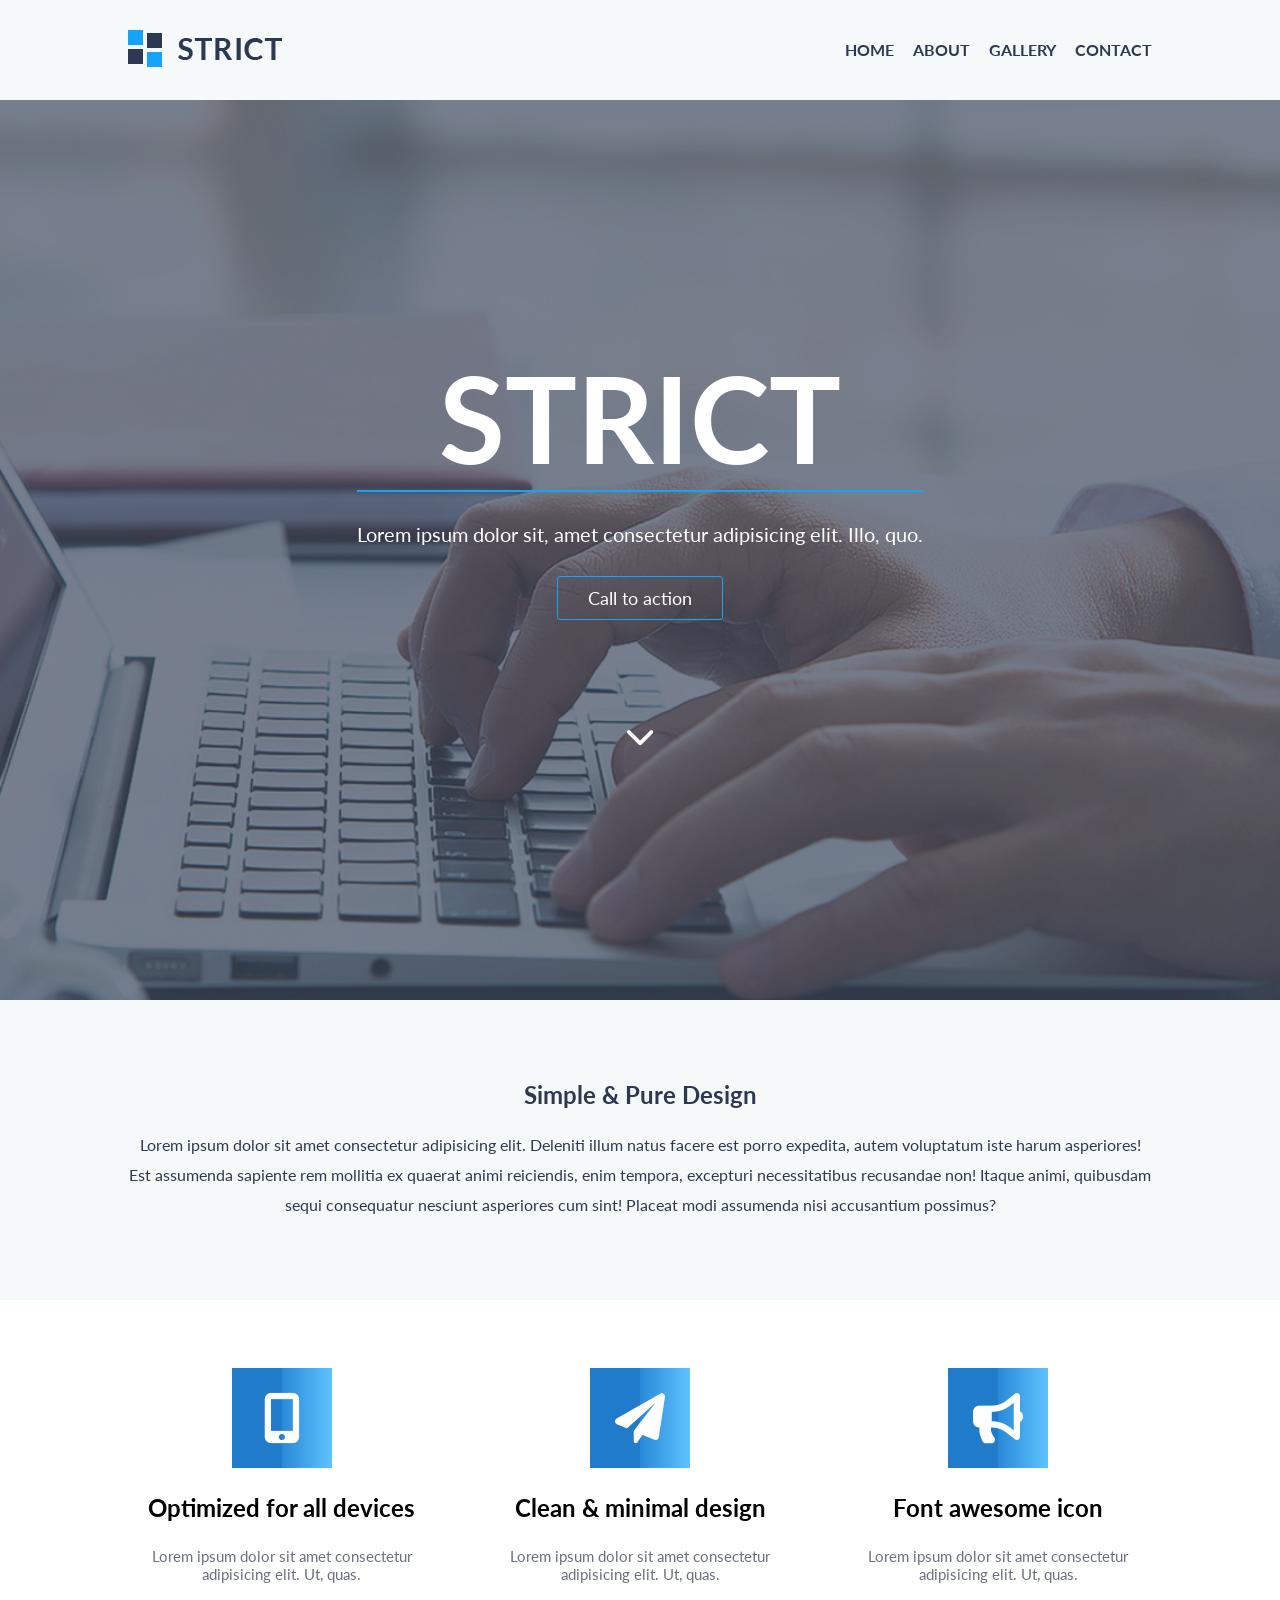
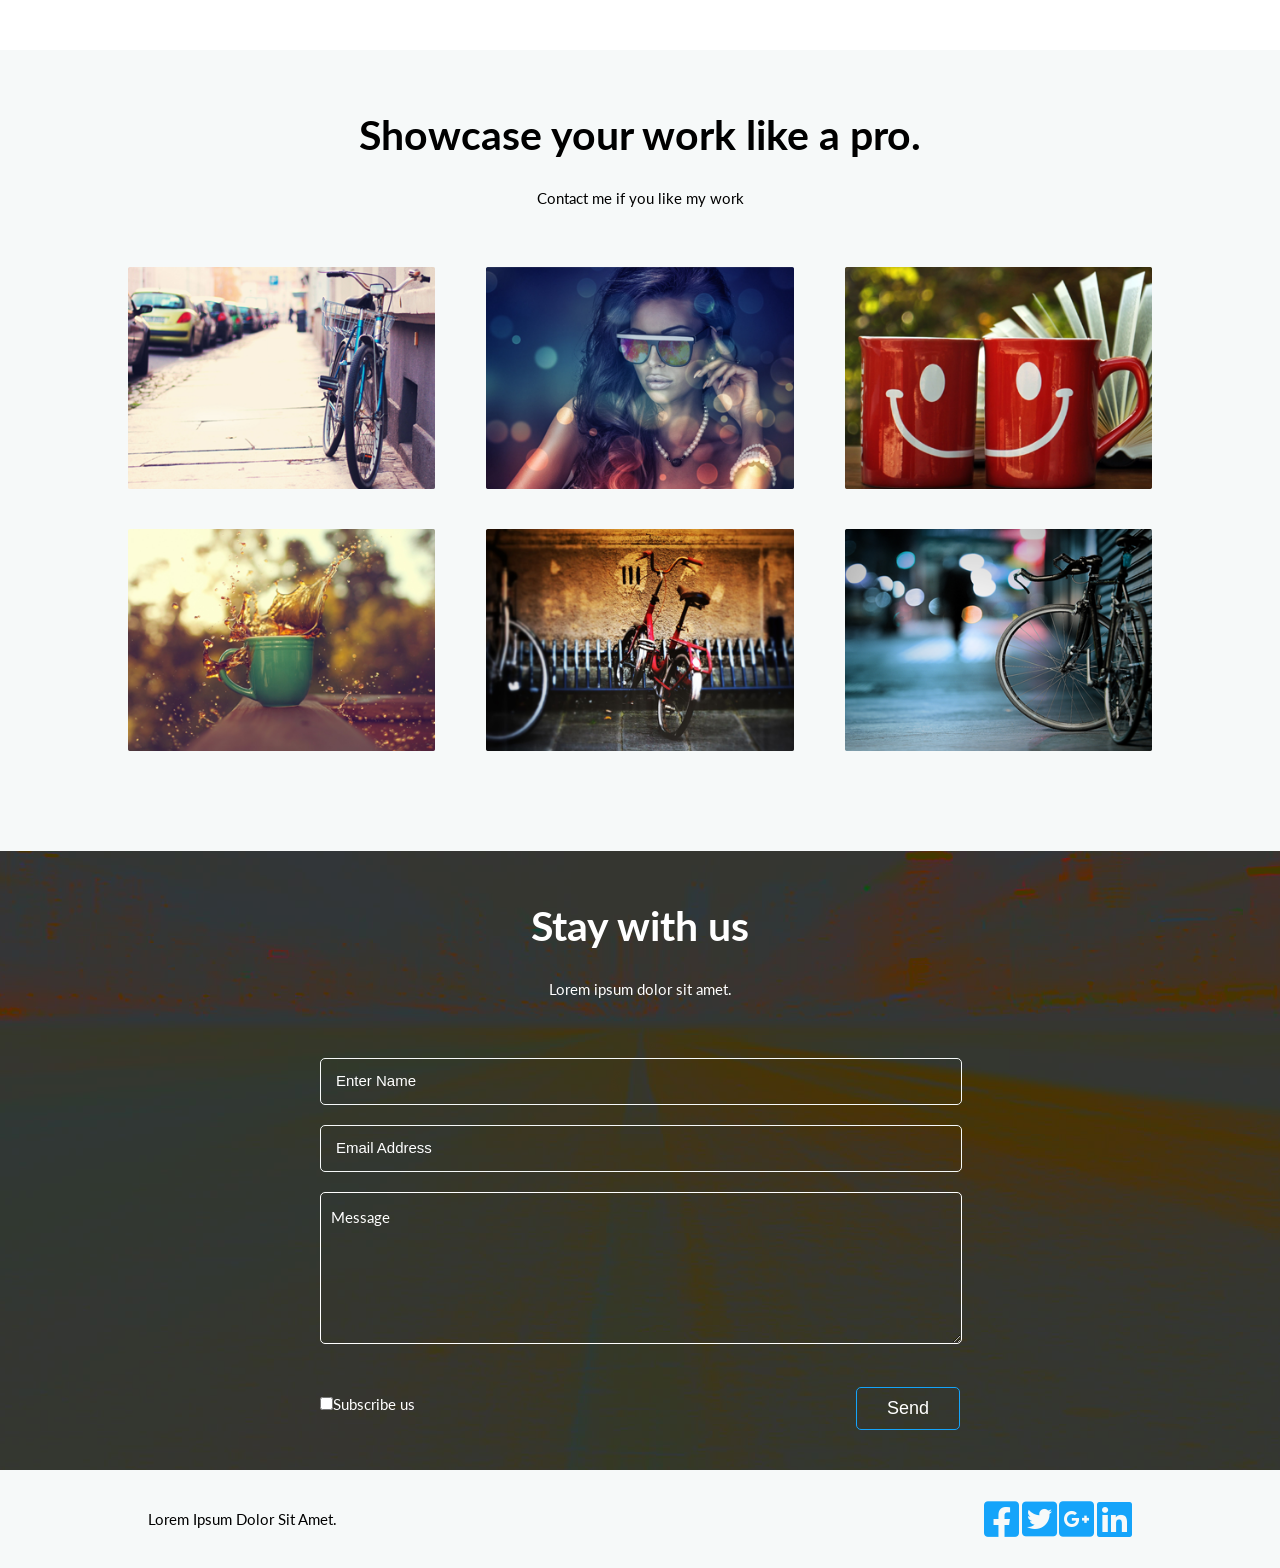
<file: index.html>
<!DOCTYPE html>
<html lang="en">
  <head>
    <meta charset="UTF-8" />
    <meta http-equiv="X-UA-Compatible" content="IE=edge" />
    <meta name="viewport" content="width=device-width, initial-scale=1.0" />
    <link rel="stylesheet" href="./css/all.min.css" />
    <link rel="stylesheet" href="./css/style.css" />
    <title>Strict</title>
  </head>
  <body>
    <!-- header part starts -->
    <div class="header">
      <header>
        <div class="logo">
          <img src="./images/logo.png" alt="" />
        </div>
        <nav>
          <ul>
            <li><a href="">home</a></li>
            <li><a href="">about</a></li>
            <li><a href="">gallery</a></li>
            <li><a href="">contact</a></li>
          </ul>
        </nav>
      </header>
    </div>
    <!-- header part ends -->

    <!-- banner part starts  -->
    <section class="banner">
      <div class="banner_content">
        <h1>STRICT</h1>
        <span></span>
        <p>
          Lorem ipsum dolor sit, amet consectetur adipisicing elit. Illo, quo.
        </p>
        <input type="button" value="Call to action" />
        <div class="icon">
          <i class="fas fa-chevron-down"></i>
        </div>
      </div>
    </section>
    <!-- banner part ends  -->

    <!-- simple & pure design section starts -->
    <section class="simple_design">
      <div class="simple_content">
        <h1>Simple & Pure Design</h1>
        <p>
          Lorem ipsum dolor sit amet consectetur adipisicing elit. Deleniti
          illum natus facere est porro expedita, autem voluptatum iste harum
          asperiores! Est assumenda sapiente rem mollitia ex quaerat animi
          reiciendis, enim tempora, excepturi necessitatibus recusandae non!
          Itaque animi, quibusdam sequi consequatur nesciunt asperiores cum
          sint! Placeat modi assumenda nisi accusantium possimus?
        </p>
      </div>
    </section>
    <!-- simple & pure design section starts -->
    <!-- feature section starts  -->
    <section class="feature">
      <div class="feature_content">
        <div class="feature_content_icon">
          <i class="fas fa-mobile-alt"></i>
        </div>
        <h2>Optimized for all devices</h2>
        <p>
          Lorem ipsum dolor sit amet consectetur adipisicing elit. Ut, quas.
        </p>
      </div>
      <div class="feature_content">
        <div class="feature_content_icon">
          <i class="fas fa-paper-plane"></i>
        </div>
        <h2>Clean & minimal design</h2>
        <p>
          Lorem ipsum dolor sit amet consectetur adipisicing elit. Ut, quas.
        </p>
      </div>
      <div class="feature_content">
        <div class="feature_content_icon">
          <i class="fas fa-bullhorn"></i>
        </div>
        <h2>Font awesome icon</h2>
        <p>
          Lorem ipsum dolor sit amet consectetur adipisicing elit. Ut, quas.
        </p>
      </div>
    </section>
    <!-- feature section ends  -->
    <!-- showcase section starts  -->
    <section class="showcase">
      <div class="showcase_section">
        <div class="showcase_content">
          <h1>Showcase your work like a pro.</h1>
          <p>Contact me if you like my work</p>
        </div>
        <div class="show">
          <div class="showcase_image">
            <div class="item">
              <img src="./images/showcase1.png" alt="image" />
            </div>
            <div class="icon_box">
              <ul>
                <li><i class="fas fa-search-plus"></i></li>
                <li><i class="fas fa-link"></i></li>
              </ul>
            </div>
          </div>
          <div class="showcase_image">
            <div class="item">
              <img src="./images/showcase2.png" alt="image" />
            </div>
            <div class="icon_box">
              <ul>
                <li><i class="fas fa-search-plus"></i></li>
                <li><i class="fas fa-link"></i></li>
              </ul>
            </div>
          </div>
          <div class="showcase_image">
            <div class="item">
              <img src="./images/showcase3.png" alt="image" />
            </div>
            <div class="icon_box">
              <ul>
                <li><i class="fas fa-search-plus"></i></li>
                <li><i class="fas fa-link"></i></li>
              </ul>
            </div>
          </div>
        </div>
        <div class="show">
          <div class="showcase_image">
            <div class="item">
              <img src="./images/showcase4.png" alt="image" />
            </div>
            <div class="icon_box">
              <ul>
                <li><i class="fas fa-search-plus"></i></li>
                <li><i class="fas fa-link"></i></li>
              </ul>
            </div>
          </div>
          <div class="showcase_image">
            <div class="item">
              <img src="./images/showcase5.png" alt="image" />
            </div>
            <div class="icon_box">
              <ul>
                <li><i class="fas fa-search-plus"></i></li>
                <li><i class="fas fa-link"></i></li>
              </ul>
            </div>
          </div>
          <div class="showcase_image">
            <div class="item">
              <img src="./images/showcase6.png" alt="image" />
            </div>
            <div class="icon_box">
              <ul>
                <li><i class="fas fa-search-plus"></i></li>
                <li><i class="fas fa-link"></i></li>
              </ul>
            </div>
          </div>
        </div>
      </div>
    </section>
    <!-- showcase section ends  -->
    <!-- newsletter section starts  -->
    <section class="contact">
      <div class="contact_details">
        <div class="contact_header">
          <h1>Stay with us</h1>
          <p>Lorem ipsum dolor sit amet.</p>
        </div>
        <form action="">
          <input type="text" name="" id="" placeholder="Enter Name" />
          <input type="email" name="" id="" placeholder="Email Address" />
          <textarea
            name=""
            id=""
            cols="30"
            rows="10"
            placeholder="Message"
          ></textarea>
          <ul>
            <li><input type="checkbox" name="" id="" />Subscribe us</li>
            <li><input type="button" name="" id="" value="Send" /></li>
          </ul>
        </form>
      </div>
    </section>
    <!-- newsletter section ends  -->
    <!-- footer section starts  -->
    <section class="foot">
      <footer>
        <div class="footer_content">
          <p>Lorem ipsum dolor sit amet.</p>
        </div>
        <div class="social">
          <ul>
            <li>
              <a href=""><i class="fab fa-facebook-square"></i></a>
            </li>
            <li>
              <a href=""><i class="fab fa-twitter-square"></i></a>
            </li>
            <li>
              <a href=""><i class="fab fa-google-plus-square"></i></a>
            </li>
            <li>
              <a href=""><i class="fab fa-linkedin"></i></a>
            </li>
          </ul>
        </div>
      </footer>
    </section>

    <!-- footer section ends  -->
  </body>
</html>
</file>
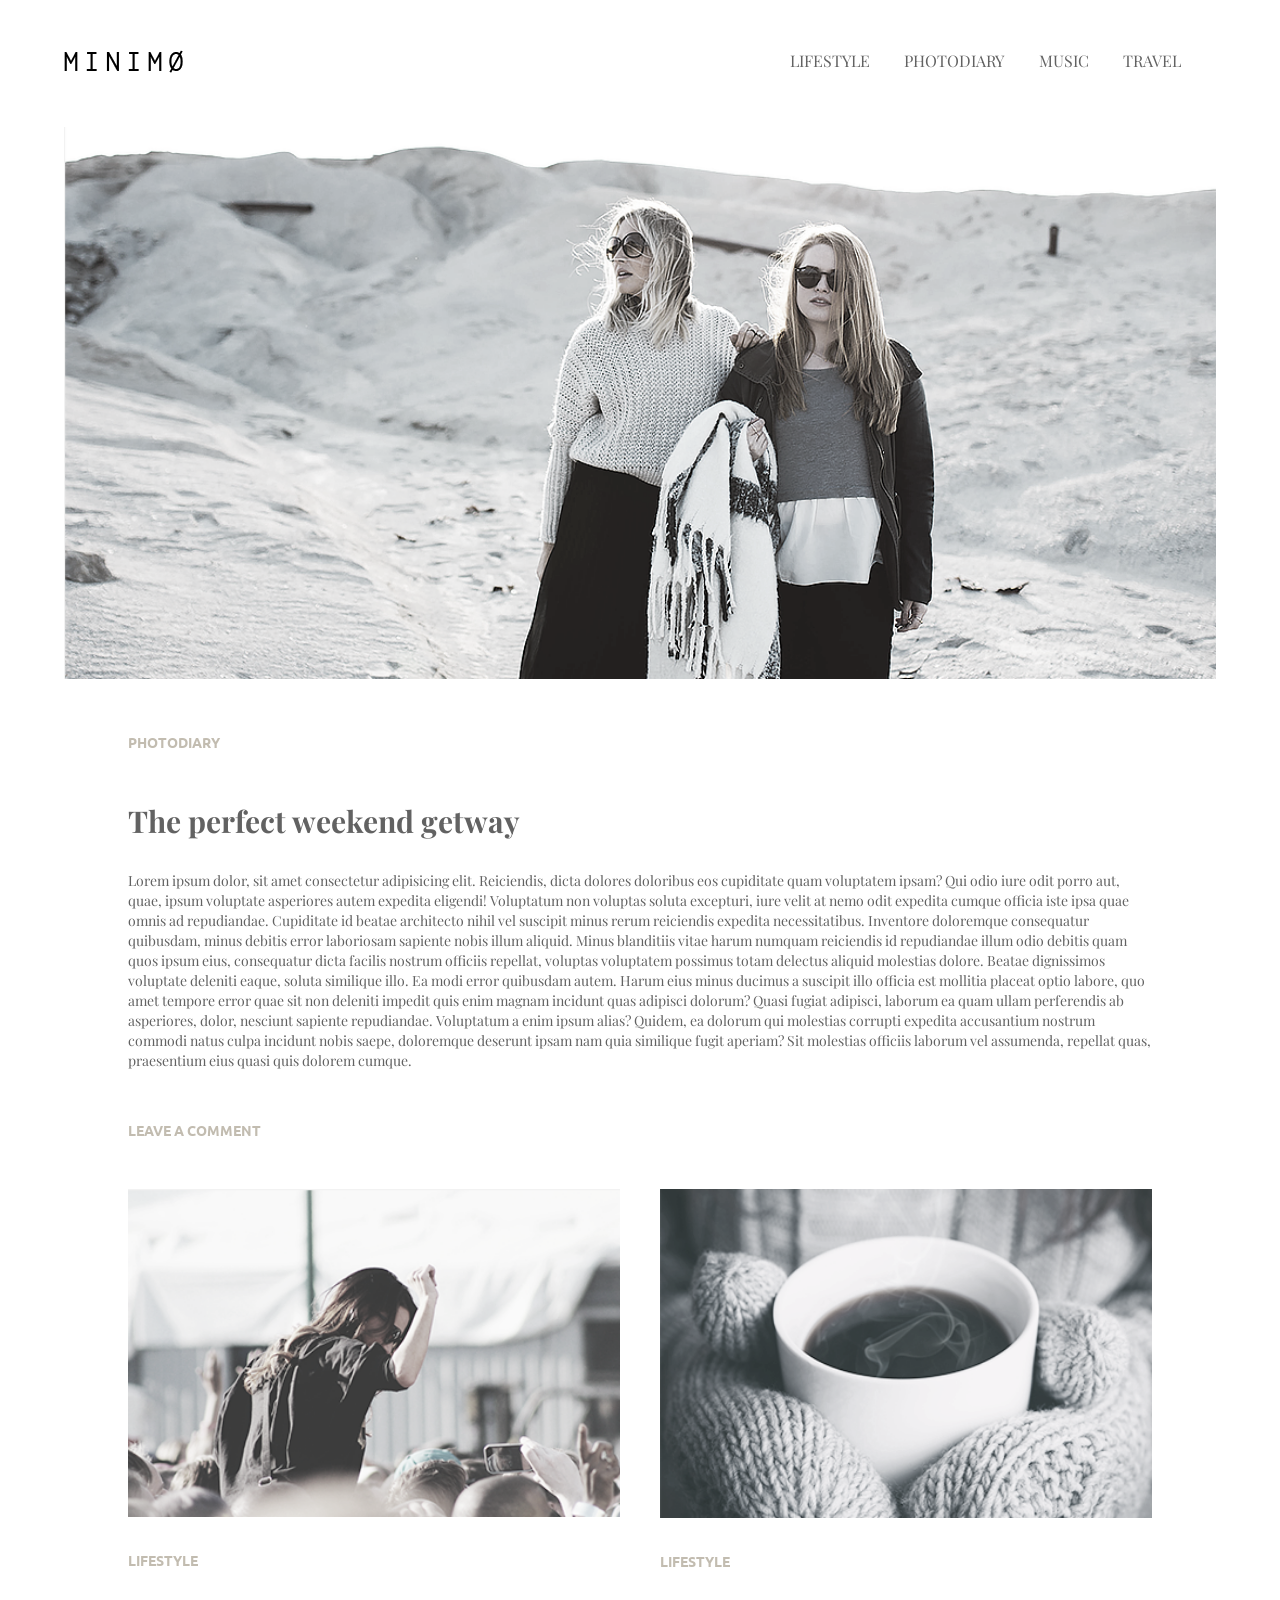
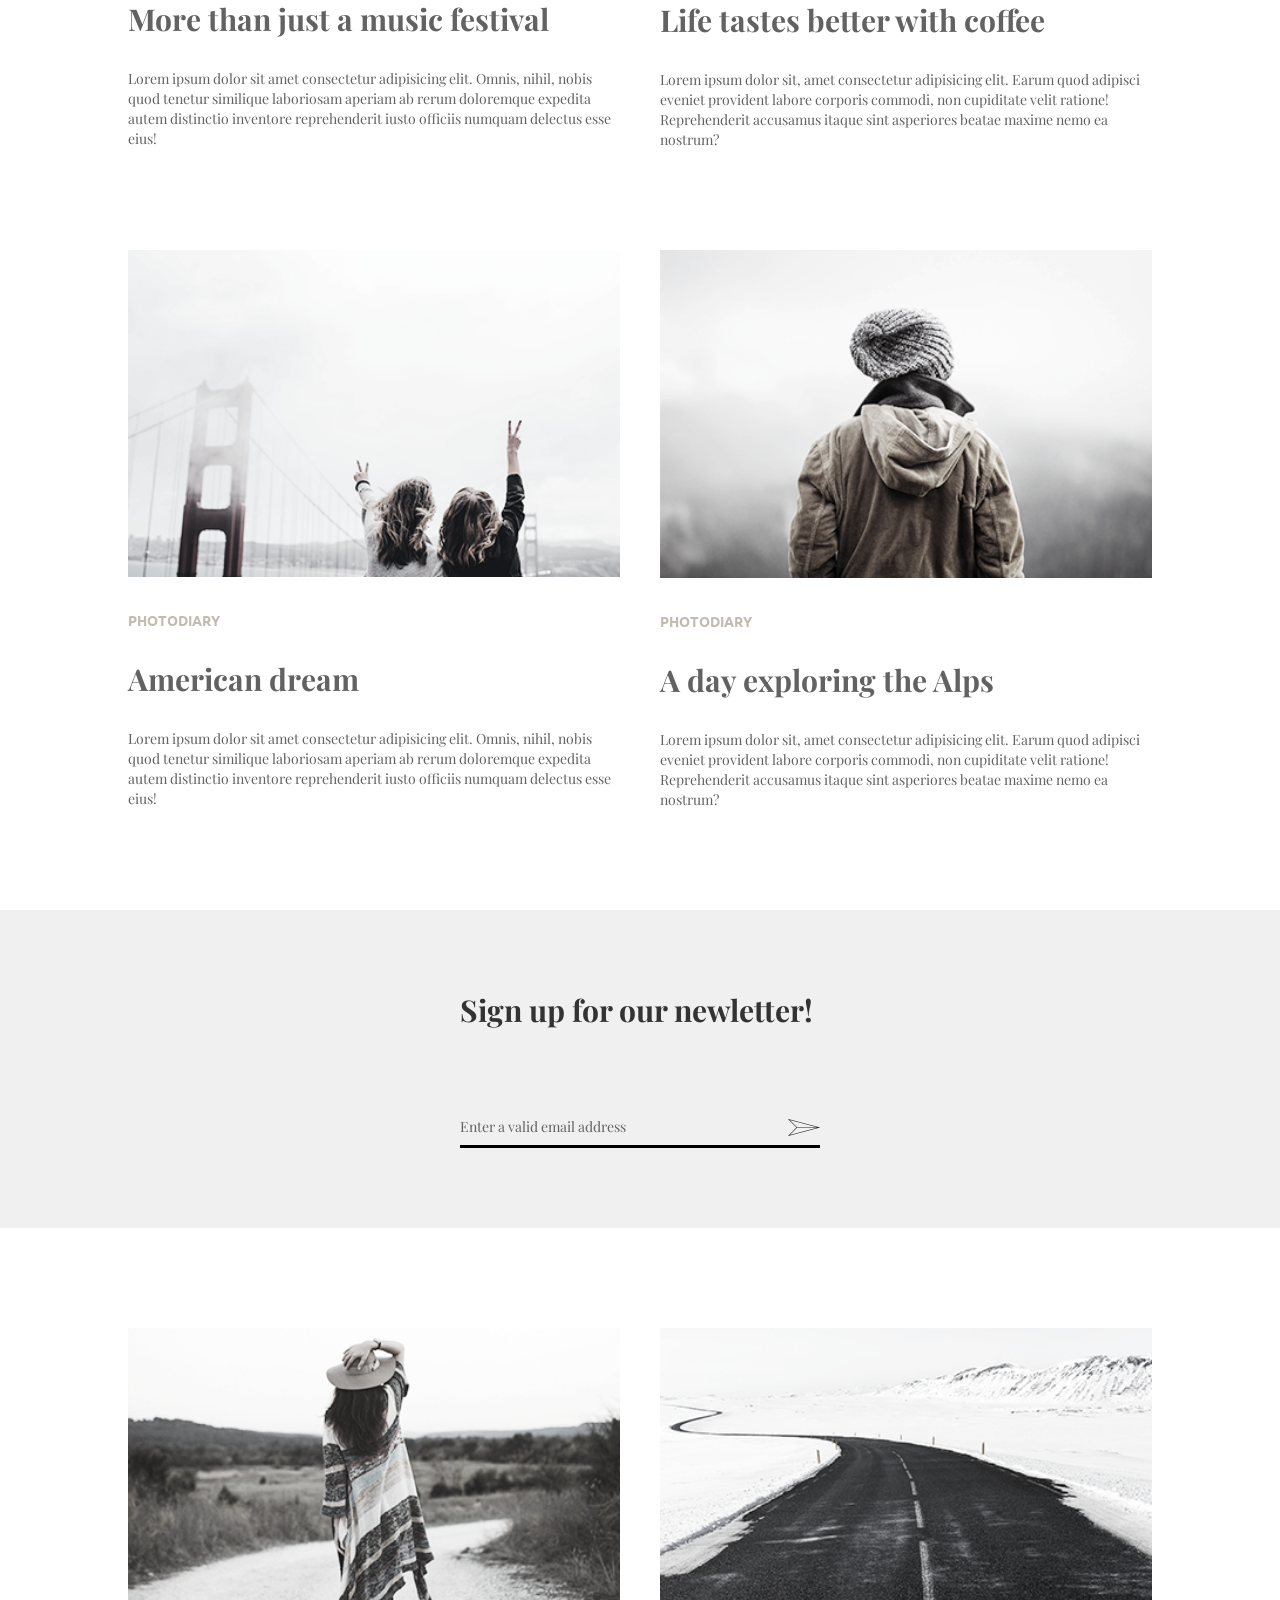
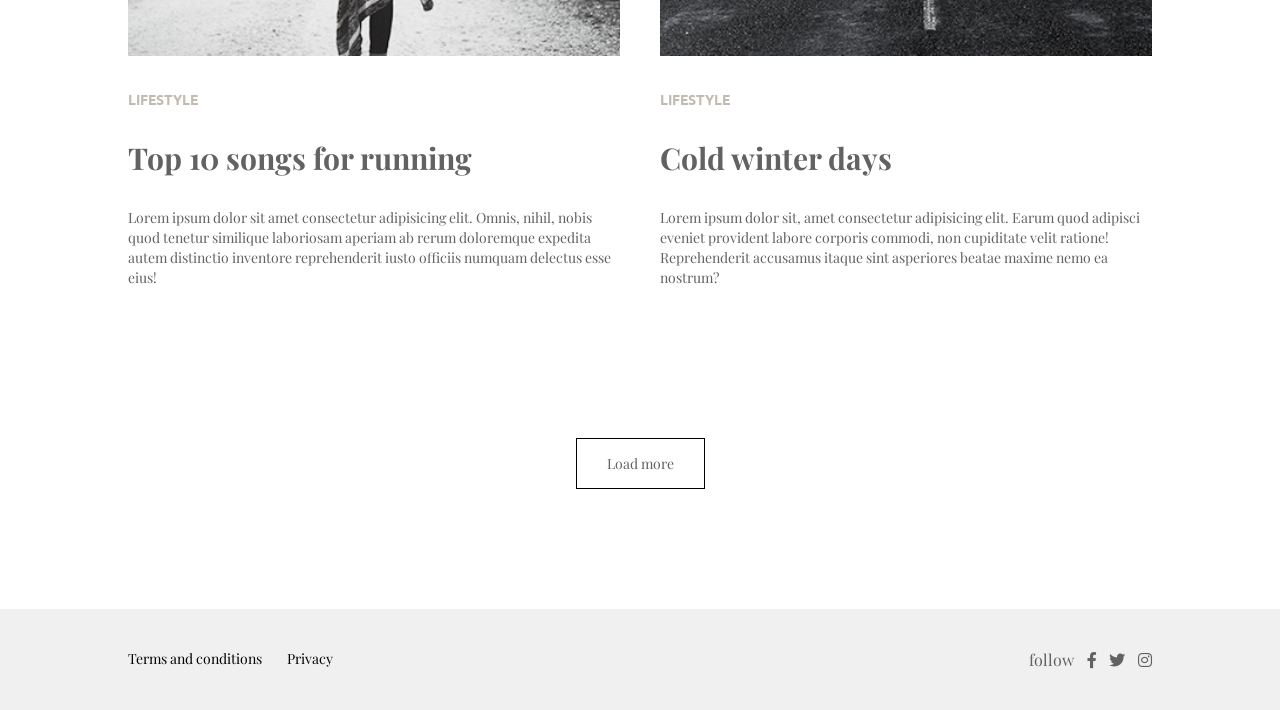
<file: Minimo/index.html>
<!DOCTYPE html>
<html lang="en">
  <head>
    <meta charset="UTF-8" />
    <meta http-equiv="X-UA-Compatible" content="IE=edge" />
    <meta name="viewport" content="width=device-width, initial-scale=1.0" />
    <title>Minimo</title>
    <link rel="stylesheet" href="css/all.min.css" />
    <link rel="stylesheet" href="css/style.css" />
  </head>
  <body>
    <!-- header part start -->
    <header>
      <div class="logo">
        <img src="images/minimo.png" alt="logo" />
      </div>
      <nav>
        <ul>
          <li><a href="">lifestyle</a></li>
          <li><a href="">photodiary</a></li>
          <li><a href="">music</a></li>
          <li><a href="">travel</a></li>
        </ul>
      </nav>
    </header>
    <!-- header part end -->

    <!-- banner part start -->
    <section class="banner">
      <img src="images/banner.png" alt="banner" />
    </section>
    <!-- banner part end -->

    <!-- photodiary  start -->
    <section class="photodiary">
      <h5>Photodiary</h5>
      <h1>The perfect weekend getway</h1>
      <p>
        Lorem ipsum dolor, sit amet consectetur adipisicing elit. Reiciendis,
        dicta dolores doloribus eos cupiditate quam voluptatem ipsam? Qui odio
        iure odit porro aut, quae, ipsum voluptate asperiores autem expedita
        eligendi! Voluptatum non voluptas soluta excepturi, iure velit at nemo
        odit expedita cumque officia iste ipsa quae omnis ad repudiandae.
        Cupiditate id beatae architecto nihil vel suscipit minus rerum
        reiciendis expedita necessitatibus. Inventore doloremque consequatur
        quibusdam, minus debitis error laboriosam sapiente nobis illum aliquid.
        Minus blanditiis vitae harum numquam reiciendis id repudiandae illum
        odio debitis quam quos ipsum eius, consequatur dicta facilis nostrum
        officiis repellat, voluptas voluptatem possimus totam delectus aliquid
        molestias dolore. Beatae dignissimos voluptate deleniti eaque, soluta
        similique illo. Ea modi error quibusdam autem. Harum eius minus ducimus
        a suscipit illo officia est mollitia placeat optio labore, quo amet
        tempore error quae sit non deleniti impedit quis enim magnam incidunt
        quas adipisci dolorum? Quasi fugiat adipisci, laborum ea quam ullam
        perferendis ab asperiores, dolor, nesciunt sapiente repudiandae.
        Voluptatum a enim ipsum alias? Quidem, ea dolorum qui molestias corrupti
        expedita accusantium nostrum commodi natus culpa incidunt nobis saepe,
        doloremque deserunt ipsam nam quia similique fugit aperiam? Sit
        molestias officiis laborum vel assumenda, repellat quas, praesentium
        eius quasi quis dolorem cumque.
      </p>
      <h5>Leave a comment</h5>
    </section>
    <!-- photodiary section  end -->

    <!-- lifestyle start  -->
    <section class="lifestyle">
      <div class="lifestyle_one">
        <img src="images/pic1.png" alt="lifestyle" />
        <h5>lifestyle</h5>
        <h1>More than just a music festival</h1>
        <p>
          Lorem ipsum dolor sit amet consectetur adipisicing elit. Omnis, nihil,
          nobis quod tenetur similique laboriosam aperiam ab rerum doloremque
          expedita autem distinctio inventore reprehenderit iusto officiis
          numquam delectus esse eius!
        </p>
      </div>

      <div class="lifestyle_two">
        <img src="images/pic2.png" alt="lifestyle" />
        <h5>lifestyle</h5>
        <h1>Life tastes better with coffee</h1>
        <p>
          Lorem ipsum dolor sit, amet consectetur adipisicing elit. Earum quod
          adipisci eveniet provident labore corporis commodi, non cupiditate
          velit ratione! Reprehenderit accusamus itaque sint asperiores beatae
          maxime nemo ea nostrum?
        </p>
      </div>
    </section>
    <section class="lifestyle">
      <div class="lifestyle_three">
        <img src="images/pic3.png" alt="lifestyle" />
        <h5>Photodiary</h5>
        <h1>American dream</h1>
        <p>
          Lorem ipsum dolor sit amet consectetur adipisicing elit. Omnis, nihil,
          nobis quod tenetur similique laboriosam aperiam ab rerum doloremque
          expedita autem distinctio inventore reprehenderit iusto officiis
          numquam delectus esse eius!
        </p>
      </div>

      <div class="lifestyle_four">
        <img src="images/pic4.png" alt="lifestyle" />
        <h5>Photodiary</h5>
        <h1>A day exploring the Alps</h1>
        <p>
          Lorem ipsum dolor sit, amet consectetur adipisicing elit. Earum quod
          adipisci eveniet provident labore corporis commodi, non cupiditate
          velit ratione! Reprehenderit accusamus itaque sint asperiores beatae
          maxime nemo ea nostrum?
        </p>
      </div>
    </section>
    <!-- lifestyle section end  -->

    <!-- newsletter sction start  -->
    <section class="newsletter">
      <div class="news">
        <h1>Sign up for our newletter!</h1>
        <input
          type="email"
          name=""
          id="email"
          placeholder="Enter a valid email address"
        />
        <div class="send">
          <img src="images/sendicon.png" alt="image" />
        </div>
      </div>
    </section>
    <!-- newsletter sction end  -->

    <!-- Footer lifestyle section add  -->
    <section class="lifestyle">
      <div class="lifestyle_five">
        <img src="images/pic5.png" alt="lifestyle" />
        <h5>Lifestyle</h5>
        <h1>Top 10 songs for running</h1>
        <p>
          Lorem ipsum dolor sit amet consectetur adipisicing elit. Omnis, nihil,
          nobis quod tenetur similique laboriosam aperiam ab rerum doloremque
          expedita autem distinctio inventore reprehenderit iusto officiis
          numquam delectus esse eius!
        </p>
      </div>

      <div class="lifestyle_six">
        <img src="images/pic6.png" alt="lifestyle" />
        <h5>Lifestyle</h5>
        <h1>Cold winter days</h1>
        <p>
          Lorem ipsum dolor sit, amet consectetur adipisicing elit. Earum quod
          adipisci eveniet provident labore corporis commodi, non cupiditate
          velit ratione! Reprehenderit accusamus itaque sint asperiores beatae
          maxime nemo ea nostrum?
        </p>
      </div>
    </section>
    <!-- Footer lifestyle section end  -->

    <!-- load more section start  -->
    <section class="load">
      <div class="load_more">
        <input type="button" value="Load more" />
      </div>
    </section>

    <!-- load more section end  -->

    <!-- footer section start  -->
    <footer>
      <div class="footer_content">
        <div class="terms">
          <ul>
            <li><a href="">Terms and conditions</a></li>
            <li><a href="">Privacy</a></li>
          </ul>
        </div>
        <div class="social_icon">
          <ul>
            <li><a href="">follow</a></li>
            <li>
              <a href=""><i class="fab fa-facebook-f"></i></a>
            </li>
            <li>
              <a href=""><i class="fab fa-twitter"></i></a>
            </li>
            <li>
              <a href=""><i class="fab fa-instagram"></i></a>
            </li>
          </ul>
        </div>
      </div>
    </footer>
    <!-- footer section end  -->
  </body>
</html>
</file>
<file: css/style.css>
@import url("https://fonts.googleapis.com/css2?family=Lato:wght@100;300;400;700;900&display=swap");
* {
  margin: 0px;
  padding: 0px;
}
/* header part css starts */
.header {
  background-color: #f6f9f9;
}
header {
  width: 80%;
  margin: auto;
  display: inline-block;
  display: flex;
  justify-content: space-between;
  height: 100px;
  align-items: center;
}
.logo {
  width: 20%;
}
.logo img {
}
nav {
  width: 30%;
}
nav ul {
  display: flex;
  justify-content: space-between;

  text-transform: uppercase;
  list-style: none;
}
nav ul li {
}
nav ul li a {
  text-decoration: none;
  font-family: "Lato", sans-serif;
  font-size: 16px;
  font-weight: 700;
  color: #2d3950;
}
/* header part css ends */
/* banner part css starts */
.banner {
  background-image: url(../images/banner.png);
  background-repeat: no-repeat;
  min-height: 100vh;
  background-position: center center;
  background-size: cover;
  display: flex;
  justify-content: center;
  align-items: center;
}
.banner_content {
  text-align: center;
}
.banner_content h1 {
  font-size: 120px;
  font-family: "Lato", sans-serif;
  color: white;
  text-transform: uppercase;
}
.banner_content span {
  height: 1.5px;
  width: 100%;
  display: block;
  background-color: #15a4fa;
}
.banner_content p {
  font-size: 20px;
  font-family: "Lato", sans-serif;
  color: white;
  margin: 30px 0px;
}
.banner_content input {
  margin-top: 20px;
  padding: 10px 20px;
  background-color: transparent;
  border: none;
  border: 1px solid #15a4fa;
  font-family: "Lato", sans-serif;
  font-size: 18px;
  color: white;
  border-radius: 3px;
  cursor: pointer;
}
.banner_content input:hover {
  background-color: #15a4fa;
}
.icon {
  color: white;
  font-size: 30px;
  margin-top: 100px;
  animation: up-down 1.5s infinite linear alternate;
}
.icon i {
}
@keyframes up-down {
  0% {
    transform: translateY(0px);
  }
  100% {
    transform: translateY(-50px);
  }
}
/* banner part css ends */
/* simple & pure design css starts */
.simple_design {
  background-color: #f6f9f9;
  display: flex;
  justify-content: center;
  align-items: center;
  height: 300px;
  font-family: "Lato", sans-serif;
  color: #2d3950;
  text-align: center;
}
.simple_content {
  width: 80%;
  line-height: 30px;
}
.simple_content h1 {
  font: 40px;
}
.simple_content p {
  margin-top: 20px;
  font: 20px;
}
/* simple & pure design css ends */
/* feature section css starts */
.feature {
  background-color: white;
  height: 350px;
  font-family: "Lato", sans-serif;
  align-items: center;
  display: flex;
  justify-content: space-between;
  width: 80%;
  margin: auto;
}
.feature_content {
  text-align: center;
  width: 30%;
}
.feature_content_icon {
  font-size: 50px;
  display: inline-block;
  height: 100px;
  width: 100px;
  color: white;
  /* for exactly middle */
  line-height: 100px;
  margin-bottom: 25px;

  /* Permalink - use to edit and share this gradient: https://colorzilla.com/gradient-editor/#48baff+0,207cca+0,207cca+0,207cca+49,207cca+49,207cca+49,207cca+49,207cca+50,2989d8+50,2989d8+50,5fc3ff+100 */
  background: #48baff; /* Old browsers */
  background: -moz-linear-gradient(
    left,
    #48baff 0%,
    #207cca 0%,
    #207cca 0%,
    #207cca 49%,
    #207cca 49%,
    #207cca 49%,
    #207cca 49%,
    #207cca 50%,
    #2989d8 50%,
    #2989d8 50%,
    #5fc3ff 100%
  ); /* FF3.6-15 */
  background: -webkit-linear-gradient(
    left,
    #48baff 0%,
    #207cca 0%,
    #207cca 0%,
    #207cca 49%,
    #207cca 49%,
    #207cca 49%,
    #207cca 49%,
    #207cca 50%,
    #2989d8 50%,
    #2989d8 50%,
    #5fc3ff 100%
  ); /* Chrome10-25,Safari5.1-6 */
  background: linear-gradient(
    to right,
    #48baff 0%,
    #207cca 0%,
    #207cca 0%,
    #207cca 49%,
    #207cca 49%,
    #207cca 49%,
    #207cca 49%,
    #207cca 50%,
    #2989d8 50%,
    #2989d8 50%,
    #5fc3ff 100%
  ); /* W3C, IE10+, FF16+, Chrome26+, Opera12+, Safari7+ */
  filter: progid:DXImageTransform.Microsoft.gradient( startColorstr='#48baff', endColorstr='#5fc3ff',GradientType=1 ); /* IE6-9 */
}
.feature_content_icon i {
}
.feature_content h1 {
  font-size: 20px;
}
.feature_content p {
  font-size: 15px;
  color: #6b717e;
  margin-top: 25px;
}
/* feature section css ends */
/* showcase setction css starts */
.showcase {
  background-color: #f6f9f9;
  text-align: center;
}
.showcase_section {
  width: 80%;
  margin: auto;
  padding: 60px;
}
.showcase_content {
  font-family: "Lato", sans-serif;
  text-align: center;
}
.showcase h1 {
  font-size: 41px;
  font-family: "Lato", sans-serif;
}
.showcase p {
  margin-top: 30px;
  font-size: 15px;
  margin-bottom: 60px;
}
.show {
  display: flex;
  justify-content: space-between;
  padding-bottom: 40px;
}
.showcase_image {
  width: 30%;
  position: relative;
}
.item {
  position: relative;
  line-height: 0px;
}
.item::after {
  content: " ";
  position: absolute;
  width: 100%;
  height: 0%;
  background-color: #2babfabd;
  top: 0;
  left: 0;
  transition: all 0.5s ease;
}
.item:hover::after {
  height: 100%;
  bottom: 100%;
}
.item img {
  width: 100%;
}
.icon_box {
  position: absolute;
  top: 50%;
  left: 50%;
  width: 100px;
  transform: translate(-50%, -50%);
  color: white;
  opacity: 0;
  transition: 0.5s;
}
.icon_box ul {
  list-style: none;
  display: flex;
  justify-content: space-between;
}
.icon_box ul li {
  border: 0.5px solid white;
  padding: 8px;
  border-radius: 5px;
}
.showcase_image:hover .icon_box {
  opacity: 1;
}
/* showcase setction css ends */
/* newsletter section css starts */
.contact {
  background-image: url(../images/subscribe1.png);
  background-repeat: no-repeat;
  min-height: 50vh;
  background-position: center;
  background-size: cover;
  background-color: #2b364b;
  background-blend-mode: color;
}

.contact_details {
  width: 50%;
  margin: auto;
  font-family: "Lato", sans-serif;
}
.contact_header {
  color: white;
  text-align: center;
  padding: 50px 0px;
}
.contact_header h1 {
  font-size: 41px;
}
.contact_header p {
  font-size: 15px;
  margin-top: 30px;
}
form {
  align-items: center;
}
form input {
  width: 100%;
  background: transparent;
  border: none;
  border: #f6f9f9 1px solid;
  border-radius: 5px;
  padding: 15px 0px;
  margin: 10px 0px;
}
form ul {
  list-style: none;
  display: flex;
  justify-content: space-between;
  padding: 40px 0px;
}
form li {
  color: white;
  font-size: 15px;
}
textarea {
  background: transparent;
  width: 100%;
  border: none;
  border: 1px solid white;
  border-radius: 5px;
  margin-top: 10px;
}
input[type="button"] {
  background: transparent;
  border: none;
  border: 1px solid #15a4fa;
  margin: 0px;
  padding: 0px;
  padding: 10px 30px;
  font-size: 18px;
  color: white;
}
input[type="checkbox"] {
  width: 13px;
  text-align: center;
  color: #99a0a9;
}
input::placeholder {
  padding: 0px 15px;
  font-size: 15px;
  color: white;
}
textarea::placeholder {
  padding: 15px 10px;
  font-size: 15px;
  font-family: "Lato", sans-serif;
  color: white;
}
/* newsletter section css ends */
/* footer section css starts */
.foot {
  background-color: #f6f9f9;
  padding: 25px;
}
footer {
  display: flex;
  width: 80%;
  justify-content: space-between;

  font-family: "Lato", sans-serif;
  font-size: 15px;
  margin: auto;
  align-items: center;
}
.footer_content {
  width: 20%;
  text-transform: capitalize;
}
.social {
  width: 15%;
  font-size: 40px;
}
.social ul {
  list-style: none;
  display: flex;
  justify-content: space-between;
}
.social ul li {
}
.social ul li a {
  color: #15a4fa;
}
/* footer section css starts */
/* font-family: 'Lato', sans-serif; */ ;
</file>
<file: Minimo/css/style.css>
@import url("https://fonts.googleapis.com/css2?family=Playfair+Display:wght@400;500;600;700;800;900&family=Ubuntu:wght@300;400;500;700&display=swap");
/* font-family: 'Playfair Display', serif;  */
/* font-family: 'Ubuntu', sans-serif;  */
* {
  margin: 0px;
  padding: 0px;
}

/* header part css start */
header {
  width: 90%;
  margin: auto;
  display: flex;
  justify-content: space-between;
  margin-top: 50px;
}
.logo {
}
.logo img {
}
nav {
  width: 40%;
}
nav ul {
  list-style: none;
  display: flex;
  justify-content: space-evenly;
}
nav ul li {
}
nav ul li a {
  text-decoration: none;
  text-transform: uppercase;
  font-family: "Playfair Display", serif;
  color: #626262;
}
/* header part css end */

/* banner part css start */
.banner {
  width: 90%;
  margin: auto;
  margin-top: 50px;
}
.banner img {
  width: 100%;
}
/* banner part css end */

/* photodiary css start  */
.photodiary {
  width: 80%;
  margin: auto;
  margin-top: 30px;
  margin-bottom: 30px;
}
.photodiary h5 {
  color: #c2bcb0;
  font-size: 14px;
  text-transform: uppercase;
  margin-top: 50px;
  margin-bottom: 50px;
  font-family: "Ubuntu", sans-serif;
}
.photodiary h1 {
  color: #626262;
  font-size: 30px;
  font-family: "Playfair Display", serif;
  margin-bottom: 30px;
}
.photodiary p {
  font-size: 14px;
  font-family: "Playfair Display", serif;
  color: #626262;
  line-height: 20px;
  font-weight: 400px;
}
/* photodiary css end  */

/* lifestyle css start  */
.lifestyle {
  margin-top: 50px;
  display: flex;
  width: 80%;
  margin: auto;
  justify-content: space-between;
}
.lifestyle_one {
  width: 48%;
}
.lifestyle_one img {
  width: 100%;
}
.lifestyle_one h5 {
  color: #c2bcb0;
  font-size: 14px;
  text-transform: uppercase;
  margin-top: 30px;
  margin-bottom: 30px;
  font-family: "Ubuntu", sans-serif;
}
.lifestyle_one h1 {
  color: #626262;
  font-size: 30px;
  font-family: "Playfair Display", serif;
  margin-bottom: 30px;
}
.lifestyle_one p {
  font-size: 14px;
  font-family: "Playfair Display", serif;
  color: #626262;
  line-height: 20px;
  font-weight: 400px;
}
.lifestyle_two {
  width: 48%;
}
.lifestyle_two img {
  width: 100%;
}
.lifestyle_two h5 {
  color: #c2bcb0;
  font-size: 14px;
  text-transform: uppercase;
  margin-top: 30px;
  margin-bottom: 30px;
  font-family: "Ubuntu", sans-serif;
}
.lifestyle_two h1 {
  color: #626262;
  font-size: 30px;
  font-family: "Playfair Display", serif;
  margin-bottom: 30px;
}
.lifestyle_two p {
  font-size: 14px;
  font-family: "Playfair Display", serif;
  color: #626262;
  line-height: 20px;
  font-weight: 400px;
}
.lifestyle_three {
  width: 48%;
  margin-bottom: 100px;
}
.lifestyle_three img {
  margin-top: 100px;
  width: 100%;
}
.lifestyle_three h5 {
  color: #c2bcb0;
  font-size: 14px;
  text-transform: uppercase;
  margin-top: 30px;
  margin-bottom: 30px;
  font-family: "Ubuntu", sans-serif;
}
.lifestyle_three h1 {
  color: #626262;
  font-size: 30px;
  font-family: "Playfair Display", serif;
  margin-bottom: 30px;
}
.lifestyle_three p {
  font-size: 14px;
  font-family: "Playfair Display", serif;
  color: #626262;
  line-height: 20px;
  font-weight: 400px;
}
.lifestyle_four {
  width: 48%;
  margin-bottom: 100px;
}
.lifestyle_four img {
  width: 100%;
  margin-top: 100px;
}
.lifestyle_four h5 {
  color: #c2bcb0;
  font-size: 14px;
  text-transform: uppercase;
  margin-top: 30px;
  margin-bottom: 30px;
  font-family: "Ubuntu", sans-serif;
}
.lifestyle_four h1 {
  color: #626262;
  font-size: 30px;
  font-family: "Playfair Display", serif;
  margin-bottom: 30px;
}
.lifestyle_four p {
  font-size: 14px;
  font-family: "Playfair Display", serif;
  color: #626262;
  line-height: 20px;
  font-weight: 400px;
}
/* lifestyle css end  */

/* newsletter css start  */
.newsletter {
  background: #f0f0f0;
  padding: 80px 0px;
}
.news {
  margin: auto;
  width: 360px;
  position: relative;
}
.news h1 {
  color: #333333;
  font-size: 30px;
  font-family: 400px;
  font-family: "Playfair Display", serif;
}

.news input {
  margin-top: 80px;
  color: #888888;
  border: none;
  background: transparent;
  border-bottom: 3px solid black;
  width: 360px;
  padding: 10px 0px;
}
.send {
  position: absolute;
  right: 0px;
  bottom: 8px;
}
input::placeholder {
  font-size: 14px;
  font-family: "Playfair Display", serif;
  color: #626262;
}
/* newsletter css end  */

/* Footer lifstyle css start  */
.lifestyle_five {
  width: 48%;
  margin-bottom: 50px;
}
.lifestyle_five img {
  margin-top: 100px;
  width: 100%;
}
.lifestyle_five h5 {
  color: #c2bcb0;
  font-size: 14px;
  text-transform: uppercase;
  margin-top: 30px;
  margin-bottom: 30px;
  font-family: "Ubuntu", sans-serif;
}
.lifestyle_five h1 {
  color: #626262;
  font-size: 30px;
  font-family: "Playfair Display", serif;
  margin-bottom: 30px;
}
.lifestyle_five p {
  font-size: 14px;
  font-family: "Playfair Display", serif;
  color: #626262;
  line-height: 20px;
  font-weight: 400px;
}

.lifestyle_six {
  width: 48%;
  margin-bottom: 50px;
}
.lifestyle_six img {
  margin-top: 100px;
  width: 100%;
}
.lifestyle_six h5 {
  color: #c2bcb0;
  font-size: 14px;
  text-transform: uppercase;
  margin-top: 30px;
  margin-bottom: 30px;
  font-family: "Ubuntu", sans-serif;
}
.lifestyle_six h1 {
  color: #626262;
  font-size: 30px;
  font-family: "Playfair Display", serif;
  margin-bottom: 30px;
}
.lifestyle_six p {
  font-size: 14px;
  font-family: "Playfair Display", serif;
  color: #626262;
  line-height: 20px;
  font-weight: 400px;
}
/* Footer lifstyle css end  */

/* load more section css start  */
.load {
  text-align: center;
  padding: 100px;
}
.load_more {
}
.load_more input {
  padding: 20px;
  background: transparent;
  border: none;
  border: 1px solid black;
}
input[type="button"] {
  font-size: 14px;
  font-family: "Playfair Display", serif;
  color: #626262;
  padding: 15px 30px;
}

/* load more section css end  */

/* footer section css start  */
footer {
  margin-top: 20px;
  background: #f0f0f0;
  padding: 40px 0px;
}
.footer_content {
  width: 80%;
  margin: auto;
  display: flex;
  justify-content: space-between;
}
.terms {
  width: 20%;
}
.terms ul {
  list-style: none;
  display: flex;
  justify-content: space-between;
}
.terms ul li {
  text-decoration: none;
  font-size: 12px;
}
.terms ul li a {
  font-size: 14px;
  font-family: "Playfair Display", serif;
  color: black;
  text-decoration: none;
}

.social_icon {
  width: 12%;
  list-style: none;
  text-decoration: none;
}
.social_icon ul {
  display: flex;
  justify-content: space-between;
}
.social_icon ul li {
  list-style: none;
  font-family: "Playfair Display", serif;
  color: #626262;
}
.social_icon ul li a {
  text-decoration: none;
  color: #626262;
}
.social_icon ul li a i {
}
/* footer section css end  */
</file>
